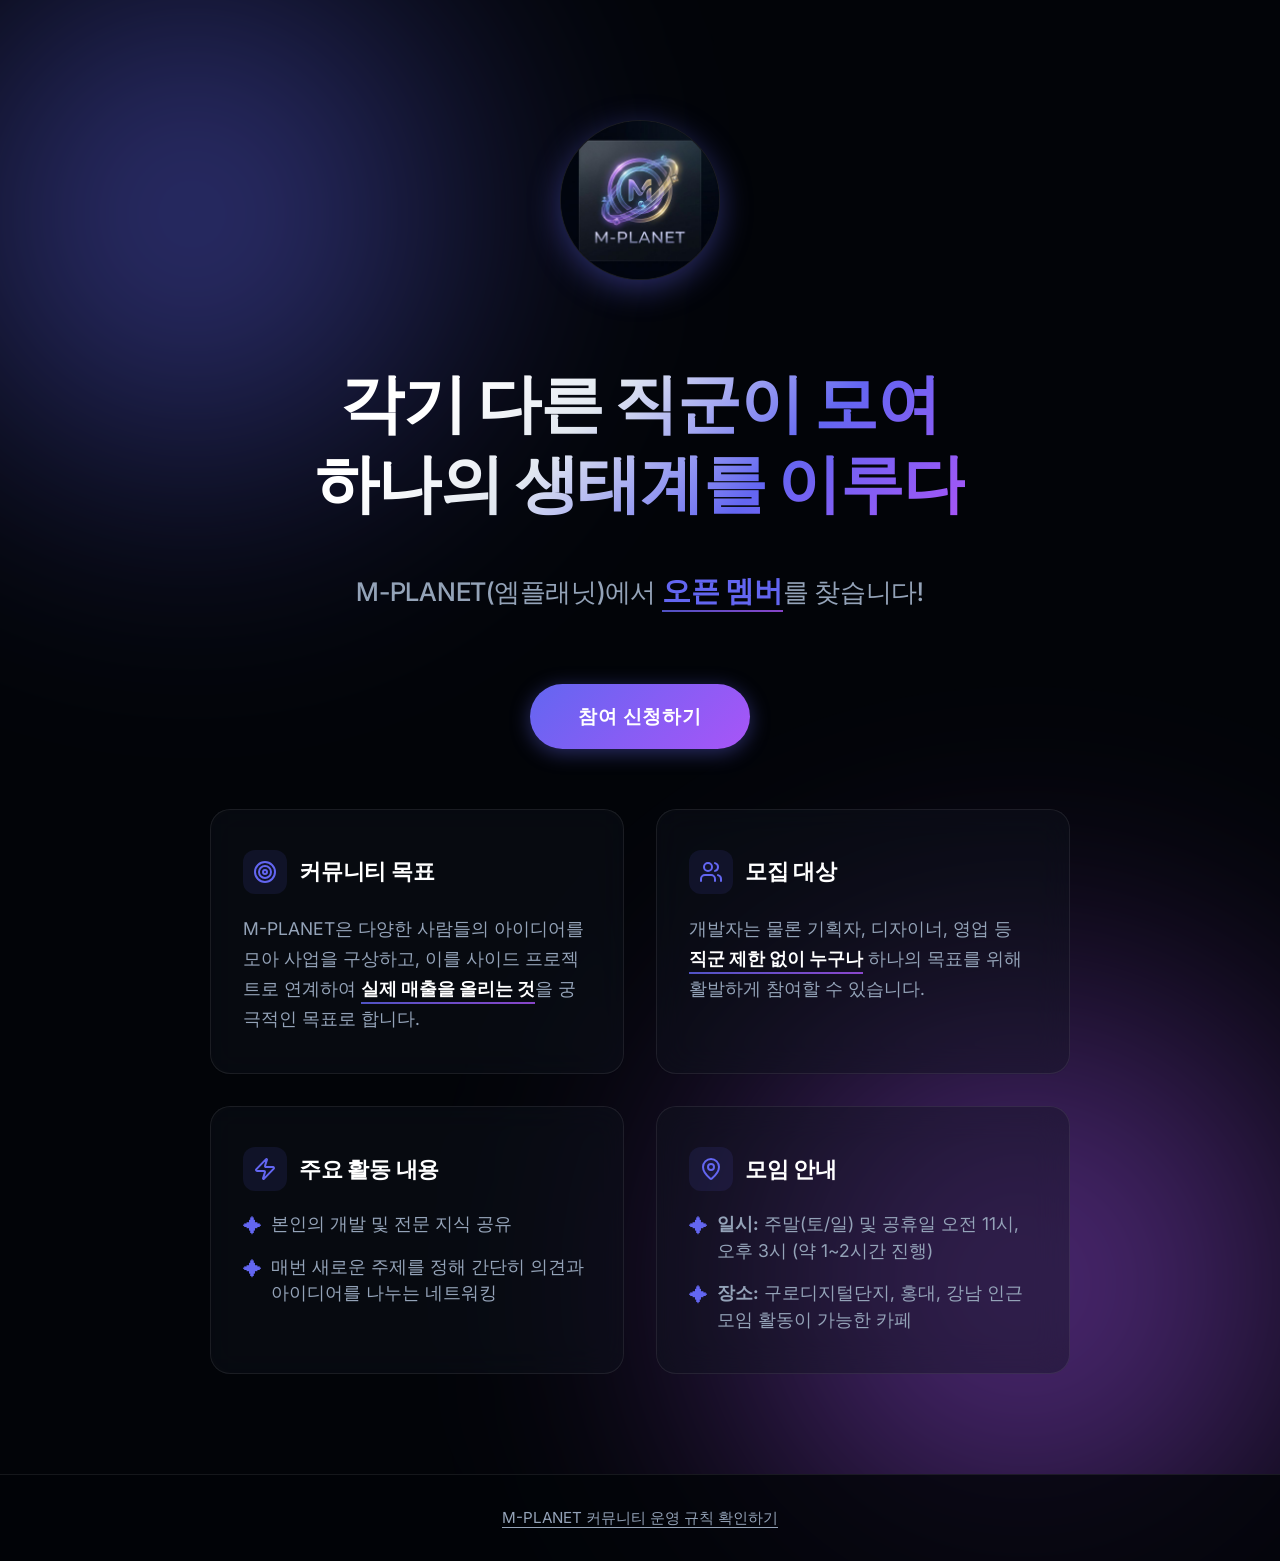
<file: index.html>
<!DOCTYPE html>
<html lang="ko">

<head>
  <meta charset="UTF-8">
  <meta name="viewport" content="width=device-width, initial-scale=1.0">
  <title>M-PLANET - 각기 다른 직군이 모여 하나의 생태계를 이루다</title>
  <link href="https://fonts.googleapis.com/css2?family=Inter:wght@400;500;600;700;800&display=swap" rel="stylesheet">
  <style>
    :root {
      --bg-dark: #07090e;
      --bg-darker: #020408;
      --bg-card: rgba(15, 20, 32, 0.4);
      --text-main: #f8fafc;
      --text-muted: #94a3b8;
      --primary: #6366f1;
      --primary-glow: rgba(99, 102, 241, 0.4);
      --secondary: #a855f7;
      --secondary-glow: rgba(168, 85, 247, 0.4);
      --card-border: rgba(255, 255, 255, 0.08);
      font-family: 'Inter', -apple-system, BlinkMacSystemFont, 'Segoe UI', Roboto, Oxygen, Ubuntu, Cantarell, 'Open Sans', 'Helvetica Neue', sans-serif;
    }

    body {
      margin: 0;
      padding: 0;
      background-color: var(--bg-darker);
      color: var(--text-main);
      min-height: 100vh;
      overflow-x: hidden;
    }

    * {
      box-sizing: border-box;
    }

    /* Glassmorphism utility */
    .glass {
      background: var(--bg-card);
      backdrop-filter: blur(16px);
      -webkit-backdrop-filter: blur(16px);
      border: 1px solid var(--card-border);
      border-radius: 20px;
    }

    /* Animations */
    @keyframes float {
      0% {
        transform: translateY(0px);
      }

      50% {
        transform: translateY(-12px);
      }

      100% {
        transform: translateY(0px);
      }
    }

    @keyframes pulse-glow {
      0% {
        box-shadow: 0 0 20px var(--primary-glow);
      }

      50% {
        box-shadow: 0 0 45px var(--primary-glow);
      }

      100% {
        box-shadow: 0 0 20px var(--primary-glow);
      }
    }

    @keyframes slideInUp {
      from {
        opacity: 0;
        transform: translateY(40px);
      }

      to {
        opacity: 1;
        transform: translateY(0);
      }
    }

    @keyframes fadeIn {
      from {
        opacity: 0;
      }

      to {
        opacity: 1;
      }
    }

    /* Base styles / Layout */
    .app-container {
      display: flex;
      flex-direction: column;
      align-items: center;
      width: 100%;
      min-height: 100vh;
      position: relative;
      overflow: hidden;
    }

    /* Background gradient effects */
    .bg-gradient-circle {
      position: absolute;
      border-radius: 50%;
      filter: blur(120px);
      z-index: -1;
      opacity: 0.6;
    }

    .circle-1 {
      top: -15%;
      left: -20%;
      width: 70vw;
      height: 70vw;
      background: radial-gradient(circle, var(--primary), transparent 60%);
    }

    .circle-2 {
      bottom: -15%;
      right: -20%;
      width: 80vw;
      height: 80vw;
      background: radial-gradient(circle, var(--secondary), transparent 60%);
    }

    .hero-section {
      display: flex;
      flex-direction: column;
      align-items: center;
      text-align: center;
      padding: 120px 20px 60px;
      max-width: 1000px;
      animation: fadeIn 1.5s ease-out;
      position: relative;
      z-index: 10;
    }

    .logo-container {
      margin-bottom: 2.5rem;
      animation: float 7s ease-in-out infinite;
      display: flex;
      justify-content: center;
    }

    .logo-image {
      width: 160px;
      height: 160px;
      object-fit: cover;
      border-radius: 50%;
      box-shadow: 0 8px 32px var(--primary-glow);
      border: 1px solid var(--card-border);
      background-color: var(--bg-dark);
    }

    .hero-title {
      font-size: 4rem;
      font-weight: 800;
      line-height: 1.25;
      margin-bottom: 1.5rem;
      letter-spacing: -0.02em;
      background: linear-gradient(135deg, #ffffff 20%, #e2e8f0 40%, var(--primary) 70%, var(--secondary) 100%);
      -webkit-background-clip: text;
      -webkit-text-fill-color: transparent;
      animation: slideInUp 0.8s ease-out forwards;
      opacity: 0;
    }

    .hero-subtitle {
      font-size: 1.6rem;
      font-weight: 500;
      color: var(--text-muted);
      margin-bottom: 3.5rem;
      letter-spacing: -0.01em;
      animation: slideInUp 0.8s ease-out forwards 0.2s;
      opacity: 0;
    }

    .content-section {
      display: grid;
      grid-template-columns: repeat(2, 1fr);
      gap: 2rem;
      width: 100%;
      max-width: 900px;
      padding: 0 20px 100px;
      position: relative;
      z-index: 10;
    }

    .info-card {
      padding: 2.5rem 2rem;
      transition: transform 0.4s cubic-bezier(0.175, 0.885, 0.32, 1.275), box-shadow 0.4s ease, border-color 0.4s ease;
      animation: slideInUp 0.8s ease-out forwards;
      opacity: 0;
      display: flex;
      flex-direction: column;
      height: 100%;
    }

    .info-card:hover {
      transform: translateY(-8px);
      box-shadow: 0 15px 40px rgba(0, 0, 0, 0.6), inset 0 0 0 1px rgba(99, 102, 241, 0.3);
      border-color: rgba(99, 102, 241, 0.5);
    }

    .info-card:nth-child(1) {
      animation-delay: 0.4s;
    }

    .info-card:nth-child(2) {
      animation-delay: 0.5s;
    }

    .info-card:nth-child(3) {
      animation-delay: 0.6s;
    }

    .info-card:nth-child(4) {
      animation-delay: 0.7s;
    }

    .card-title {
      display: flex;
      align-items: center;
      gap: 0.75rem;
      font-size: 1.4rem;
      font-weight: 700;
      margin-top: 0;
      margin-bottom: 1.25rem;
      color: #fff;
      letter-spacing: -0.01em;
    }

    .icon-wrapper {
      display: flex;
      align-items: center;
      justify-content: center;
      width: 44px;
      height: 44px;
      background: rgba(99, 102, 241, 0.1);
      border-radius: 12px;
      color: var(--primary);
    }

    .icon-wrapper svg {
      width: 24px;
      height: 24px;
    }

    .card-text {
      font-size: 1.1rem;
      line-height: 1.7;
      color: var(--text-muted);
      margin: 0;
      flex-grow: 1;
    }

    .highlight {
      color: #fff;
      font-weight: 600;
      position: relative;
      display: inline-block;
    }

    .highlight::after {
      content: '';
      position: absolute;
      bottom: 0;
      left: 0;
      width: 100%;
      height: 2px;
      background: linear-gradient(90deg, var(--primary), var(--secondary));
      opacity: 0.8;
    }

    .bullet-list {
      list-style: none;
      padding: 0;
      margin: 0;
      display: flex;
      flex-direction: column;
      gap: 1rem;
    }

    .bullet-list li {
      position: relative;
      padding-left: 1.75rem;
      font-size: 1.1rem;
      line-height: 1.5;
      color: var(--text-muted);
    }

    .bullet-list li::before {
      content: "✦";
      position: absolute;
      left: 0;
      top: 1px;
      color: var(--primary);
      font-size: 1.2rem;
    }

    .cta-button {
      display: inline-block;
      margin-top: 1rem;
      padding: 1.2rem 3rem;
      font-size: 1.2rem;
      font-weight: 700;
      color: #fff;
      background: linear-gradient(135deg, var(--primary), var(--secondary));
      border: none;
      border-radius: 40px;
      cursor: pointer;
      box-shadow: 0 4px 20px var(--primary-glow);
      transition: all 0.3s cubic-bezier(0.175, 0.885, 0.32, 1.275);
      animation: pulse-glow 3s infinite 1s;
      letter-spacing: 0.05em;
    }

    .cta-button:hover {
      transform: scale(1.05) translateY(-2px);
      box-shadow: 0 8px 30px var(--secondary-glow);
    }

    @media (max-width: 900px) {
      .hero-title {
        font-size: 3rem;
      }

      .content-section {
        grid-template-columns: 1fr;
      }
    }

    @media (max-width: 600px) {
      .hero-title {
        font-size: 2.2rem;
      }

      .hero-subtitle {
        font-size: 1.2rem;
      }

      .hero-section {
        padding-top: 80px;
      }

      .info-card {
        padding: 2rem 1.5rem;
      }
    }

    .footer-section {
      width: 100%;
      padding: 2rem;
      text-align: center;
      margin-top: auto;
      border-top: 1px solid var(--card-border);
      background: rgba(2, 4, 8, 0.8);
      z-index: 10;
    }

    .footer-link {
      color: var(--text-muted);
      text-decoration: underline;
      text-underline-offset: 4px;
      font-size: 0.95rem;
      transition: color 0.3s ease;
    }

    .footer-link:hover {
      color: var(--primary);
    }
  </style>
</head>

<body>
  <div class="app-container">
    <!-- Background gradients -->
    <div class="bg-gradient-circle circle-1"></div>
    <div class="bg-gradient-circle circle-2"></div>

    <header class="hero-section">
      <div class="logo-container">
        <!-- 로컬에서 실행할 경우를 대비해 public 폴더 경로 지정 -->
        <img src="public/images/logo.png" alt="M-PLANET Logo" class="logo-image" />
      </div>

      <h1 class="hero-title">
        각기 다른 직군이 모여<br />하나의 생태계를 이루다
      </h1>
      <p class="hero-subtitle">
        M-PLANET(엠플래닛)에서 <span class="highlight" style="font-size: 1.8rem; color: var(--primary); font-weight: 700;">오픈
          멤버</span>를 찾습니다!
      </p>

      <a href="https://docs.google.com/forms/d/e/1FAIpQLSdvmk8bu5bjbrdCHqBRnX_DKYhz8d3B5NcD43BuoyURe_9wJQ/viewform?usp=publish-editor"
        target="_blank" rel="noopener noreferrer" class="cta-button" style="text-decoration: none;">
        참여 신청하기
      </a>
    </header>

    <main class="content-section">
      <!-- 커뮤니티 목표 및 소개 -->
      <div class="info-card glass">
        <h2 class="card-title">
          <div class="icon-wrapper">
            <!-- Target Icon -->
            <svg xmlns="http://www.w3.org/-2000/svg" width="24" height="24" viewBox="0 0 24 24" fill="none"
              stroke="currentColor" stroke-width="2" stroke-linecap="round" stroke-linejoin="round"
              class="lucide lucide-target">
              <circle cx="12" cy="12" r="10" />
              <circle cx="12" cy="12" r="6" />
              <circle cx="12" cy="12" r="2" />
            </svg>
          </div>
          커뮤니티 목표
        </h2>
        <p class="card-text">
          M-PLANET은 다양한 사람들의 아이디어를 모아 사업을 구상하고, 이를 사이드 프로젝트로 연계하여 <span class="highlight">실제 매출을 올리는 것</span>을 궁극적인 목표로
          합니다.
        </p>
      </div>

      <!-- 모집 대상 -->
      <div class="info-card glass">
        <h2 class="card-title">
          <div class="icon-wrapper">
            <!-- Users Icon -->
            <svg xmlns="http://www.w3.org/-2000/svg" width="24" height="24" viewBox="0 0 24 24" fill="none"
              stroke="currentColor" stroke-width="2" stroke-linecap="round" stroke-linejoin="round"
              class="lucide lucide-users">
              <path d="M16 21v-2a4 4 0 0 0-4-4H6a4 4 0 0 0-4 4v2" />
              <circle cx="9" cy="7" r="4" />
              <path d="M22 21v-2a4 4 0 0 0-3-3.87" />
              <path d="M16 3.13a4 4 0 0 1 0 7.75" />
            </svg>
          </div>
          모집 대상
        </h2>
        <p class="card-text">
          개발자는 물론 기획자, 디자이너, 영업 등 <span class="highlight">직군 제한 없이 누구나</span> 하나의 목표를 위해 활발하게 참여할 수 있습니다.
        </p>
      </div>

      <!-- 주요 활동 내용 -->
      <div class="info-card glass">
        <h2 class="card-title">
          <div class="icon-wrapper">
            <!-- Zap Icon -->
            <svg xmlns="http://www.w3.org/-2000/svg" width="24" height="24" viewBox="0 0 24 24" fill="none"
              stroke="currentColor" stroke-width="2" stroke-linecap="round" stroke-linejoin="round"
              class="lucide lucide-zap">
              <path
                d="M4 14a1 1 0 0 1-.78-1.63l9.9-10.2a.5.5 0 0 1 .86.46l-1.92 6.02A1 1 0 0 0 13 10h7a1 1 0 0 1 .78 1.63l-9.9 10.2a.5.5 0 0 1-.86-.46l1.92-6.02A1 1 0 0 0 11 14z" />
            </svg>
          </div>
          주요 활동 내용
        </h2>
        <ul class="bullet-list">
          <li>본인의 개발 및 전문 지식 공유</li>
          <li>매번 새로운 주제를 정해 간단히 의견과 아이디어를 나누는 네트워킹</li>
        </ul>
      </div>

      <!-- 모임 안내 -->
      <div class="info-card glass">
        <h2 class="card-title">
          <div class="icon-wrapper">
            <!-- MapPin Icon -->
            <svg xmlns="http://www.w3.org/-2000/svg" width="24" height="24" viewBox="0 0 24 24" fill="none"
              stroke="currentColor" stroke-width="2" stroke-linecap="round" stroke-linejoin="round"
              class="lucide lucide-map-pin">
              <path
                d="M20 10c0 4.993-5.539 10.193-7.399 11.799a1 1 0 0 1-1.202 0C9.539 20.193 4 15.007 4 10a8 8 0 0 1 16 0" />
              <circle cx="12" cy="10" r="3" />
            </svg>
          </div>
          모임 안내
        </h2>
        <ul class="bullet-list">
          <li><strong>일시:</strong> 주말(토/일) 및 공휴일 오전 11시, 오후 3시 (약 1~2시간 진행)</li>
          <li><strong>장소:</strong> 구로디지털단지, 홍대, 강남 인근 모임 활동이 가능한 카페</li>
        </ul>
      </div>
    </main>

    <footer class="footer-section">
      <a href="rules.html" class="footer-link">
        M-PLANET 커뮤니티 운영 규칙 확인하기
      </a>
    </footer>
  </div>
</body>

</html>
</file>
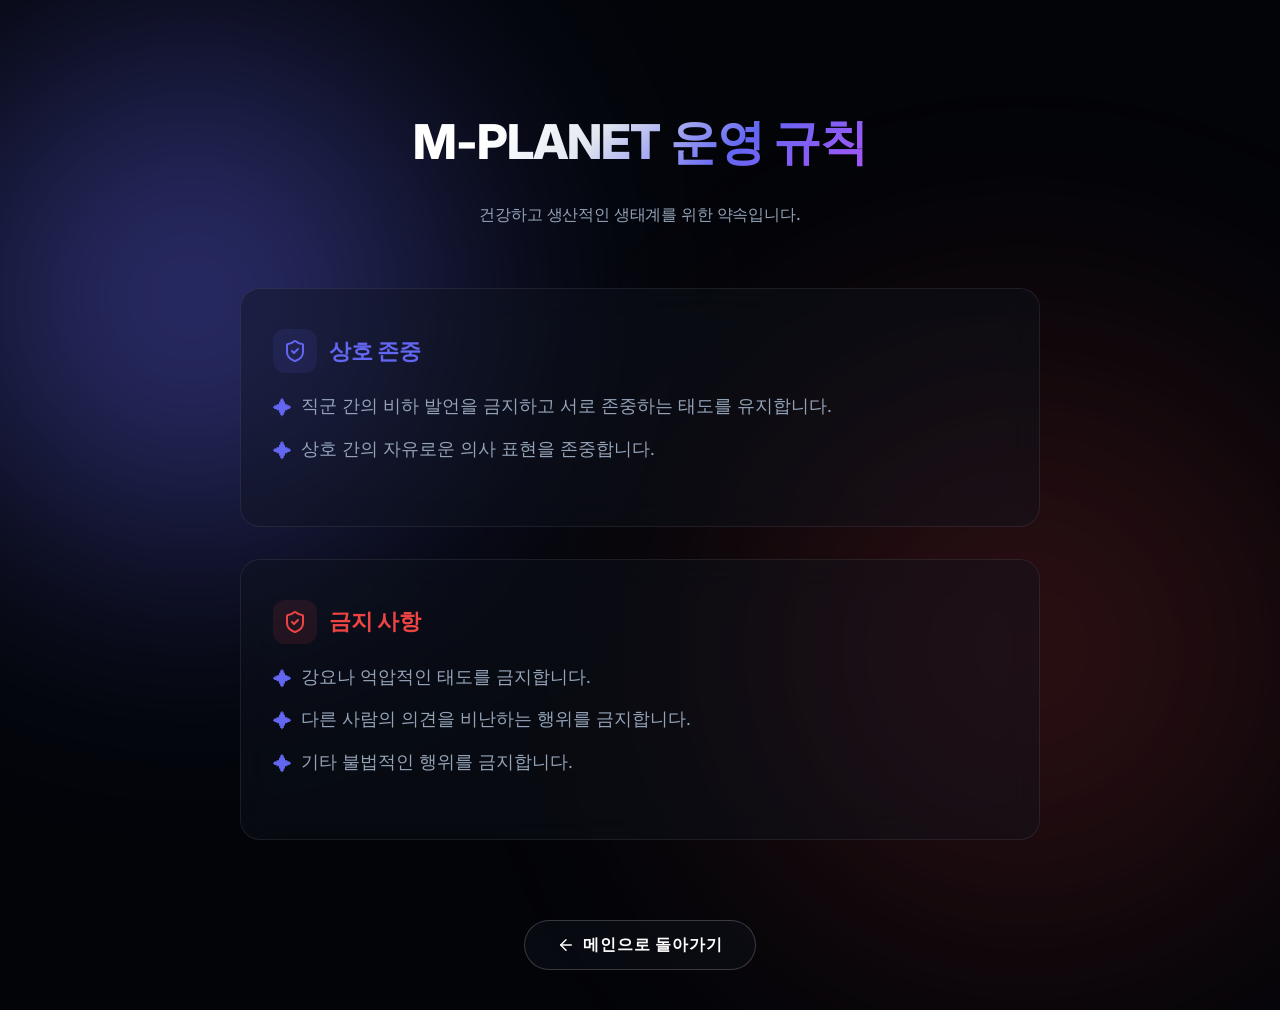
<file: rules.html>
<!DOCTYPE html>
<html lang="ko">

<head>
    <meta charset="UTF-8">
    <meta name="viewport" content="width=device-width, initial-scale=1.0">
    <title>M-PLANET 운영 규칙</title>
    <link href="https://fonts.googleapis.com/css2?family=Inter:wght@400;500;600;700;800&display=swap" rel="stylesheet">
    <style>
        :root {
            --bg-dark: #07090e;
            --bg-darker: #020408;
            --bg-card: rgba(15, 20, 32, 0.4);
            --text-main: #f8fafc;
            --text-muted: #94a3b8;
            --primary: #6366f1;
            --primary-glow: rgba(99, 102, 241, 0.4);
            --secondary: #a855f7;
            --secondary-glow: rgba(168, 85, 247, 0.4);
            --card-border: rgba(255, 255, 255, 0.08);
            font-family: 'Inter', -apple-system, BlinkMacSystemFont, 'Segoe UI', Roboto, Oxygen, Ubuntu, Cantarell, 'Open Sans', 'Helvetica Neue', sans-serif;
        }

        body {
            margin: 0;
            padding: 0;
            background-color: var(--bg-darker);
            color: var(--text-main);
            min-height: 100vh;
            overflow-x: hidden;
        }

        * {
            box-sizing: border-box;
        }

        /* Glassmorphism utility */
        .glass {
            background: var(--bg-card);
            backdrop-filter: blur(16px);
            -webkit-backdrop-filter: blur(16px);
            border: 1px solid var(--card-border);
            border-radius: 20px;
        }

        /* Base styles / Layout */
        .app-container {
            display: flex;
            flex-direction: column;
            align-items: center;
            width: 100%;
            min-height: 100vh;
            position: relative;
            overflow: hidden;
        }

        /* Background gradient effects */
        .bg-gradient-circle {
            position: absolute;
            border-radius: 50%;
            filter: blur(120px);
            z-index: -1;
            opacity: 0.6;
        }

        .circle-1 {
            top: -15%;
            left: -20%;
            width: 70vw;
            height: 70vw;
            background: radial-gradient(circle, var(--primary), transparent 60%);
        }

        .circle-2 {
            bottom: -15%;
            right: -20%;
            width: 80vw;
            height: 80vw;
            background: radial-gradient(circle, var(--secondary), transparent 60%);
        }

        .hero-section {
            display: flex;
            flex-direction: column;
            align-items: center;
            text-align: center;
            max-width: 1000px;
            position: relative;
            z-index: 10;
        }

        .hero-title {
            font-weight: 800;
            line-height: 1.25;
            letter-spacing: -0.02em;
            background: linear-gradient(135deg, #ffffff 20%, #e2e8f0 40%, var(--primary) 70%, var(--secondary) 100%);
            -webkit-background-clip: text;
            -webkit-text-fill-color: transparent;
        }

        .hero-subtitle {
            font-weight: 500;
            color: var(--text-muted);
            letter-spacing: -0.01em;
        }

        .content-section {
            display: grid;
            gap: 2rem;
            width: 100%;
            position: relative;
            z-index: 10;
        }

        .info-card {
            padding: 2.5rem 2rem;
            display: flex;
            flex-direction: column;
            height: 100%;
        }

        .card-title {
            display: flex;
            align-items: center;
            gap: 0.75rem;
            font-size: 1.4rem;
            font-weight: 700;
            margin-top: 0;
            margin-bottom: 1.25rem;
            color: #fff;
            letter-spacing: -0.01em;
        }

        .icon-wrapper {
            display: flex;
            align-items: center;
            justify-content: center;
            width: 44px;
            height: 44px;
            border-radius: 12px;
        }

        .icon-wrapper svg {
            width: 24px;
            height: 24px;
        }

        .bullet-list {
            list-style: none;
            padding: 0;
            margin: 0;
            display: flex;
            flex-direction: column;
            gap: 1rem;
        }

        .bullet-list li {
            position: relative;
            padding-left: 1.75rem;
            font-size: 1.1rem;
            line-height: 1.5;
            color: var(--text-muted);
        }

        .bullet-list li::before {
            content: "✦";
            position: absolute;
            left: 0;
            top: 1px;
            color: var(--primary);
            font-size: 1.2rem;
        }

        .cta-button {
            display: inline-block;
            margin-top: 1rem;
            padding: 1.2rem 3rem;
            font-size: 1.2rem;
            font-weight: 700;
            color: #fff;
            border: none;
            border-radius: 40px;
            cursor: pointer;
            transition: all 0.3s cubic-bezier(0.175, 0.885, 0.32, 1.275);
            letter-spacing: 0.05em;
        }

        .cta-button:hover {
            transform: scale(1.05) translateY(-2px);
        }

        .rule-card {
            margin-bottom: 1.5rem;
        }

        @media (max-width: 600px) {
            .hero-title {
                font-size: 2.2rem !important;
            }

            .info-card {
                padding: 2rem 1.5rem;
            }
        }
    </style>
</head>

<body>
    <div class="app-container">
        <!-- Background gradients -->
        <div class="bg-gradient-circle circle-1"></div>
        <div class="bg-gradient-circle circle-2"
            style="background: radial-gradient(circle, rgba(239, 68, 68, 0.4), transparent 60%);"></div>

        <header class="hero-section" style="padding-top: 80px; padding-bottom: 30px;">
            <h1 class="hero-title" style="font-size: 3rem; margin-bottom: 1rem;">
                M-PLANET 운영 규칙
            </h1>
            <p class="hero-subtitle" style="margin-bottom: 2rem;">
                건강하고 생산적인 생태계를 위한 약속입니다.
            </p>
        </header>

        <main class="content-section" style="grid-template-columns: 1fr; max-width: 800px; padding-bottom: 40px;">

            <div class="info-card glass rule-card">
                <h2 class="card-title" style="color: var(--primary);">
                    <div class="icon-wrapper" style="background: rgba(99, 102, 241, 0.1); color: var(--primary);">
                        <svg xmlns="http://www.w3.org/2000/svg" width="24" height="24" viewBox="0 0 24 24" fill="none"
                            stroke="currentColor" stroke-width="2" stroke-linecap="round" stroke-linejoin="round"
                            class="lucide lucide-shield-check">
                            <path
                                d="M20 13c0 5-3.5 7.5-7.66 8.95a1 1 0 0 1-.67-.01C7.5 20.5 4 18 4 13V6a1 1 0 0 1 1-1c2 0 4.5-1.2 6.24-2.72a1.17 1.17 0 0 1 1.52 0C14.51 3.81 17 5 19 5a1 1 0 0 1 1 1z" />
                            <path d="m9 12 2 2 4-4" />
                        </svg>
                    </div>
                    상호 존중
                </h2>
                <ul class="bullet-list">
                    <li>직군 간의 비하 발언을 금지하고 서로 존중하는 태도를 유지합니다.</li>
                    <li>상호 간의 자유로운 의사 표현을 존중합니다.</li>
                </ul>
            </div>

            <div class="info-card glass rule-card">
                <h2 class="card-title" style="color: #ef4444;">
                    <div class="icon-wrapper" style="background: rgba(239, 68, 68, 0.1); color: #ef4444;">
                        <svg xmlns="http://www.w3.org/2000/svg" width="24" height="24" viewBox="0 0 24 24" fill="none"
                            stroke="currentColor" stroke-width="2" stroke-linecap="round" stroke-linejoin="round"
                            class="lucide lucide-shield-check">
                            <path
                                d="M20 13c0 5-3.5 7.5-7.66 8.95a1 1 0 0 1-.67-.01C7.5 20.5 4 18 4 13V6a1 1 0 0 1 1-1c2 0 4.5-1.2 6.24-2.72a1.17 1.17 0 0 1 1.52 0C14.51 3.81 17 5 19 5a1 1 0 0 1 1 1z" />
                            <path d="m9 12 2 2 4-4" />
                        </svg>
                    </div>
                    금지 사항
                </h2>
                <ul class="bullet-list">
                    <li>강요나 억압적인 태도를 금지합니다.</li>
                    <li>다른 사람의 의견을 비난하는 행위를 금지합니다.</li>
                    <li>기타 불법적인 행위를 금지합니다.</li>
                </ul>
            </div>

            <div style="display: flex; justify-content: center; margin-top: 2rem;">
                <a href="index.html" class="cta-button"
                    style="text-decoration: none; display: inline-flex; align-items: center; gap: 0.5rem; background: var(--bg-card); border: 1px solid rgba(255,255,255,0.2); box-shadow: none; font-size: 1rem; padding: 0.8rem 2rem;">
                    <svg xmlns="http://www.w3.org/2000/svg" width="18" height="18" viewBox="0 0 24 24" fill="none"
                        stroke="currentColor" stroke-width="2" stroke-linecap="round" stroke-linejoin="round"
                        class="lucide lucide-arrow-left">
                        <path d="m12 19-7-7 7-7" />
                        <path d="M19 12H5" />
                    </svg>
                    메인으로 돌아가기
                </a>
            </div>
        </main>
    </div>
</body>

</html>
</file>
